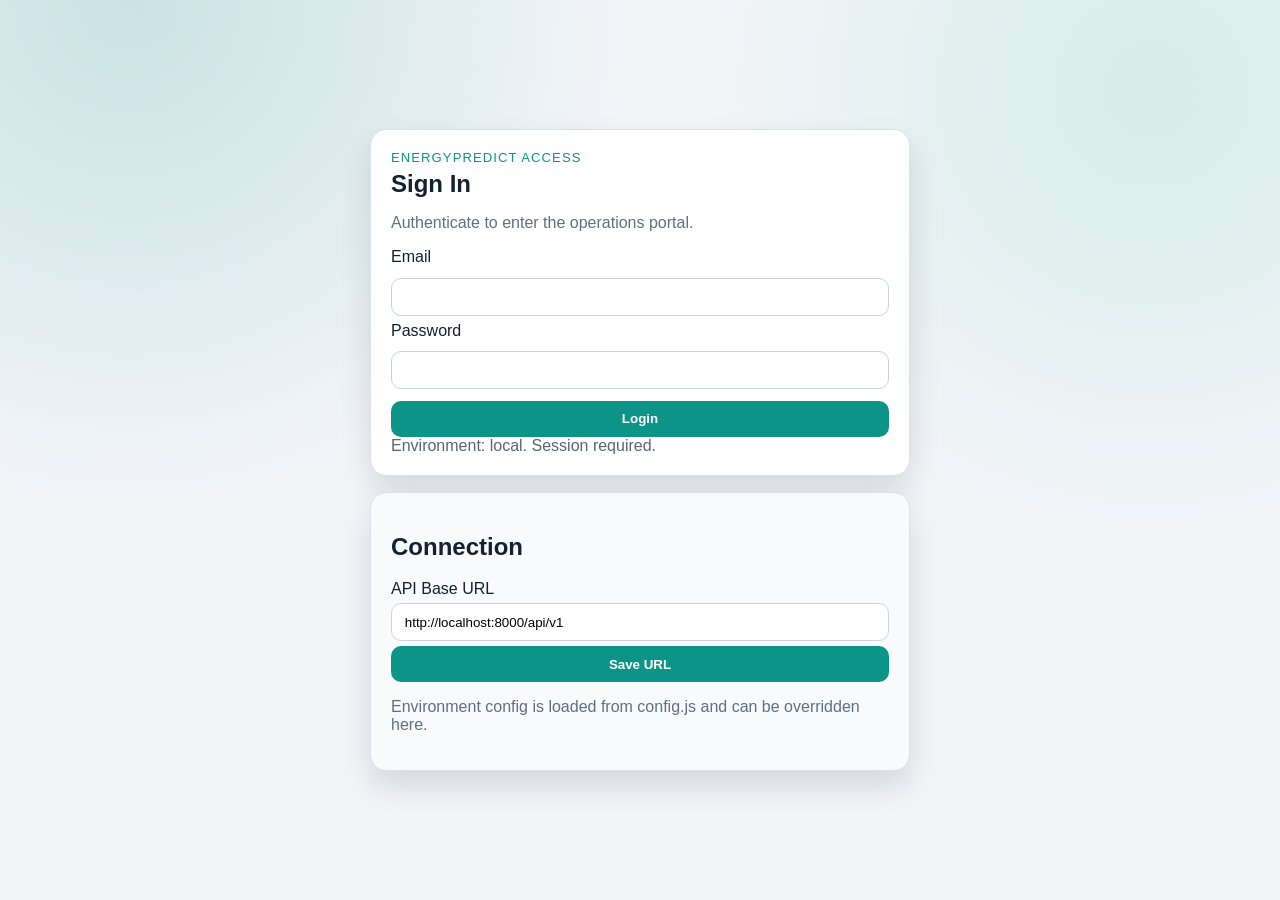
<file: frontend/simulator-portal/index.html>
<!doctype html>
<html lang="en">
  <head>
    <meta charset="UTF-8" />
    <meta name="viewport" content="width=device-width, initial-scale=1.0" />
    <title>EnergyPredict Live Operations Portal</title>
    <link rel="stylesheet" href="./styles/main.css" />
  </head>
  <body>
    <header class="hero">
      <div>
        <p class="badge">EnergyPredict Live Ops</p>
        <h1>Streaming Predictions Command Center</h1>
        <p class="subtitle">Live asset telemetry, risk trend, active alerts and admin simulation controls.</p>
      </div>
      <div class="env-panel">
        <div class="session-actions">
          <span id="authStatus" class="status">Validating session...</span>
          <button id="logoutBtn" type="button">Logout</button>
        </div>
        <label for="apiBaseUrl">API Base URL</label>
        <input id="apiBaseUrl" type="url" placeholder="https://api-dev.example.com/api/v1" />
        <button id="saveApiUrlBtn" type="button">Save</button>
        <p class="hint">Use HTTPS URL in production.</p>
      </div>
    </header>

    <main class="layout">
      <section id="registerSection" class="card">
        <h2>User Registration</h2>
        <p class="hint">Create users from this protected console. Login lives in a separate page.</p>
        <form id="registerForm" class="stack">
          <h3>Create User</h3>
          <label>Email</label>
          <input id="registerEmail" type="email" required />
          <label>Password</label>
          <input id="registerPassword" type="password" minlength="8" required />
          <label>Role</label>
          <select id="registerRole" required>
            <option value="consumer">consumer</option>
            <option value="analyst">analyst</option>
            <option value="ml_engineer">ml_engineer</option>
            <option value="admin">admin</option>
          </select>
          <button type="submit">Register</button>
        </form>
        <div id="registerStatus" class="status">No user registration attempted yet.</div>
      </section>

      <section class="card">
        <h2>Live Risk State</h2>
        <p id="liveStatus" class="status">Idle.</p>
        <div class="metric">
          <span>Failure Probability</span>
          <strong id="probabilityValue">0%</strong>
        </div>
        <div class="bar-wrap"><div id="probabilityBar" class="bar risk"></div></div>

        <div class="metric">
          <span>Risk Level</span>
          <span id="riskLevel" class="pill">UNKNOWN</span>
        </div>

        <h3>Recommendation</h3>
        <p id="recommendationText" class="hint">No recommendation yet.</p>

        <h3>Sensors</h3>
        <label>Temperature</label>
        <div class="bar-wrap"><div id="temperatureBar" class="bar"></div></div>
        <label>Pressure</label>
        <div class="bar-wrap"><div id="pressureBar" class="bar"></div></div>
        <label>Vibration</label>
        <div class="bar-wrap"><div id="vibrationBar" class="bar"></div></div>
      </section>

      <section class="card">
        <h2>Platform Health</h2>
        <div class="controls">
          <button id="checkHealthBtn" type="button">Check Liveness / Readiness</button>
          <button id="checkIntegrationsBtn" type="button">Check Integrations</button>
        </div>
        <pre id="healthOutput" class="output">No checks executed yet.</pre>
      </section>

      <section class="card wide">
        <h2>Manual Prediction</h2>
        <form id="predictionForm" class="grid">
          <label>Asset Code</label><input id="assetCode" value="ASSET-001" required />
          <label>Temperature C</label><input id="temperature" type="number" value="82" step="0.1" required />
          <label>Vibration mm/s</label><input id="vibration" type="number" value="4.4" step="0.1" required />
          <label>Pressure bar</label><input id="pressure" type="number" value="7.1" step="0.1" required />
          <label>Flow Rate</label><input id="flowRate" type="number" value="24.5" step="0.1" required />
          <label>Energy Consumption</label><input id="energyConsumption" type="number" value="356.7" step="0.1" required />
          <label>Operating Hours</label><input id="operatingHours" type="number" value="2150" required />
          <button type="submit" class="full">Predict Failure Risk</button>
        </form>
        <pre id="predictionOutput" class="output">No prediction yet.</pre>
      </section>

      <section class="card">
        <h2>Active Alerts</h2>
        <ul id="alertsList" class="alerts-list"><li>No active alerts.</li></ul>
      </section>

      <section id="adminSection" class="card">
        <h2>Admin Controls</h2>
        <div class="controls">
          <button id="startSimulationBtn" type="button">Start Simulation</button>
          <button id="stopSimulationBtn" type="button">Stop Simulation</button>
        </div>
        <form id="thresholdsForm" class="stack">
          <label>Low Max</label>
          <input id="lowMax" type="number" min="0" max="1" step="0.01" required />
          <label>Medium Max</label>
          <input id="mediumMax" type="number" min="0" max="1" step="0.01" required />
          <button type="submit">Update Thresholds</button>
        </form>
        <p id="simulationStateText" class="hint">Simulation state: unknown</p>
        <div id="adminStatus" class="status">No admin actions yet.</div>
      </section>

      <section class="card wide">
        <h2>Live Stream Payload</h2>
        <pre id="streamOutput" class="output">No stream payload received yet.</pre>
      </section>
    </main>

    <footer><p>EnergyPredict simulator portal | Static Web App HTTPS + AKS API</p></footer>

    <script src="./config.js"></script>
    <script type="module" src="./src/app.js"></script>
  </body>
</html>
</file>
<file: frontend/simulator-portal/styles/main.css>
:root {
  --bg: #f2f4f8;
  --panel: #ffffff;
  --text: #142132;
  --muted: #5f6f85;
  --accent: #0d9488;
  --accent-strong: #0f766e;
  --ok: #15803d;
  --warn: #b45309;
  --err: #b91c1c;
  --shadow: 0 16px 32px rgba(12, 25, 44, 0.12);
  --radius: 16px;
}

* { box-sizing: border-box; }

body {
  margin: 0;
  font-family: "IBM Plex Sans", "Segoe UI", sans-serif;
  color: var(--text);
  background:
    radial-gradient(circle at 10% 0%, rgba(13, 148, 136, 0.18), transparent 35%),
    radial-gradient(circle at 90% 10%, rgba(16, 185, 129, 0.12), transparent 32%),
    var(--bg);
}

.hero {
  display: grid;
  gap: 1rem;
  grid-template-columns: 2fr 1fr;
  padding: 1.5rem 2rem;
}

.badge { text-transform: uppercase; letter-spacing: 0.08em; color: var(--accent); margin: 0; font-size: 0.82rem; }
h1 { margin: 0.35rem 0; }
.subtitle { color: var(--muted); max-width: 60ch; }

.layout {
  display: grid;
  gap: 1rem;
  grid-template-columns: repeat(2, minmax(0, 1fr));
  padding: 0 2rem 2rem;
}

.card, .env-panel {
  background: var(--panel);
  border: 1px solid #dbe2ec;
  border-radius: var(--radius);
  box-shadow: var(--shadow);
  padding: 1.1rem;
}

.wide { grid-column: span 2; }

input, select, button {
  width: 100%;
  border-radius: 10px;
  border: 1px solid #c8d2e3;
  padding: 0.66rem 0.8rem;
  margin-top: 0.3rem;
}

button { background: var(--accent); border: none; color: #fff; font-weight: 600; cursor: pointer; }
button:hover { background: var(--accent-strong); }
input:focus, select:focus {
  outline: 2px solid rgba(13, 148, 136, 0.28);
  border-color: var(--accent);
}

.stack { display: grid; gap: 0.4rem; }
.grid { display: grid; gap: 0.7rem; grid-template-columns: repeat(2, minmax(0, 1fr)); }
.full { grid-column: span 2; }
.controls { display: grid; gap: 0.6rem; grid-template-columns: 1fr 1fr; }

.metric { display: flex; justify-content: space-between; align-items: center; margin: 0.6rem 0; }
.bar-wrap { width: 100%; height: 12px; background: #e5e7eb; border-radius: 999px; overflow: hidden; margin-bottom: 0.7rem; }
.bar { height: 100%; width: 0%; background: linear-gradient(90deg, #22c55e, #f59e0b); transition: width 400ms ease; }
.bar.risk { background: linear-gradient(90deg, #22c55e, #f59e0b, #dc2626); }

.pill {
  border-radius: 999px;
  padding: 0.25rem 0.7rem;
  background: #cbd5e1;
  color: #0f172a;
  font-weight: 700;
  font-size: 0.82rem;
}
.pill.low { background: #86efac; color: #14532d; }
.pill.medium { background: #fde68a; color: #78350f; }
.pill.high { background: #fecaca; color: #7f1d1d; }

.status, .hint { color: var(--muted); }
.divider { border: none; border-top: 1px solid #e5e7eb; margin: 1rem 0; }
.session-actions {
  display: flex;
  justify-content: space-between;
  align-items: center;
  gap: 0.75rem;
  margin-bottom: 0.55rem;
}
.session-actions button {
  width: auto;
  padding: 0.5rem 0.95rem;
  background: #1e293b;
}
.session-actions button:hover {
  background: #111827;
}

.output {
  margin-top: 0.8rem;
  min-height: 120px;
  background: #0f172a;
  color: #e2e8f0;
  border-radius: 10px;
  padding: 0.9rem;
  overflow: auto;
}

.alerts-list { margin: 0; padding-left: 1.1rem; }
.alerts-list li { margin-bottom: 0.5rem; }
.hidden { display: none !important; }

footer { padding: 0 2rem 2rem; color: var(--muted); }

.auth-layout {
  min-height: 100vh;
  display: grid;
  place-content: center;
  grid-template-columns: minmax(320px, 540px);
  gap: 1rem;
  padding: 1.5rem;
}
.auth-card {
  background: var(--panel);
  border: 1px solid #dbe2ec;
  border-radius: var(--radius);
  box-shadow: var(--shadow);
  padding: 1.25rem;
}
.auth-card.env {
  background: #f8fafc;
}

@media (max-width: 900px) {
  .hero, .layout, .grid, .controls { grid-template-columns: 1fr; }
  .wide, .full { grid-column: span 1; }
  .session-actions {
    align-items: stretch;
    flex-direction: column;
  }
  .session-actions button {
    width: 100%;
  }
}
</file>
